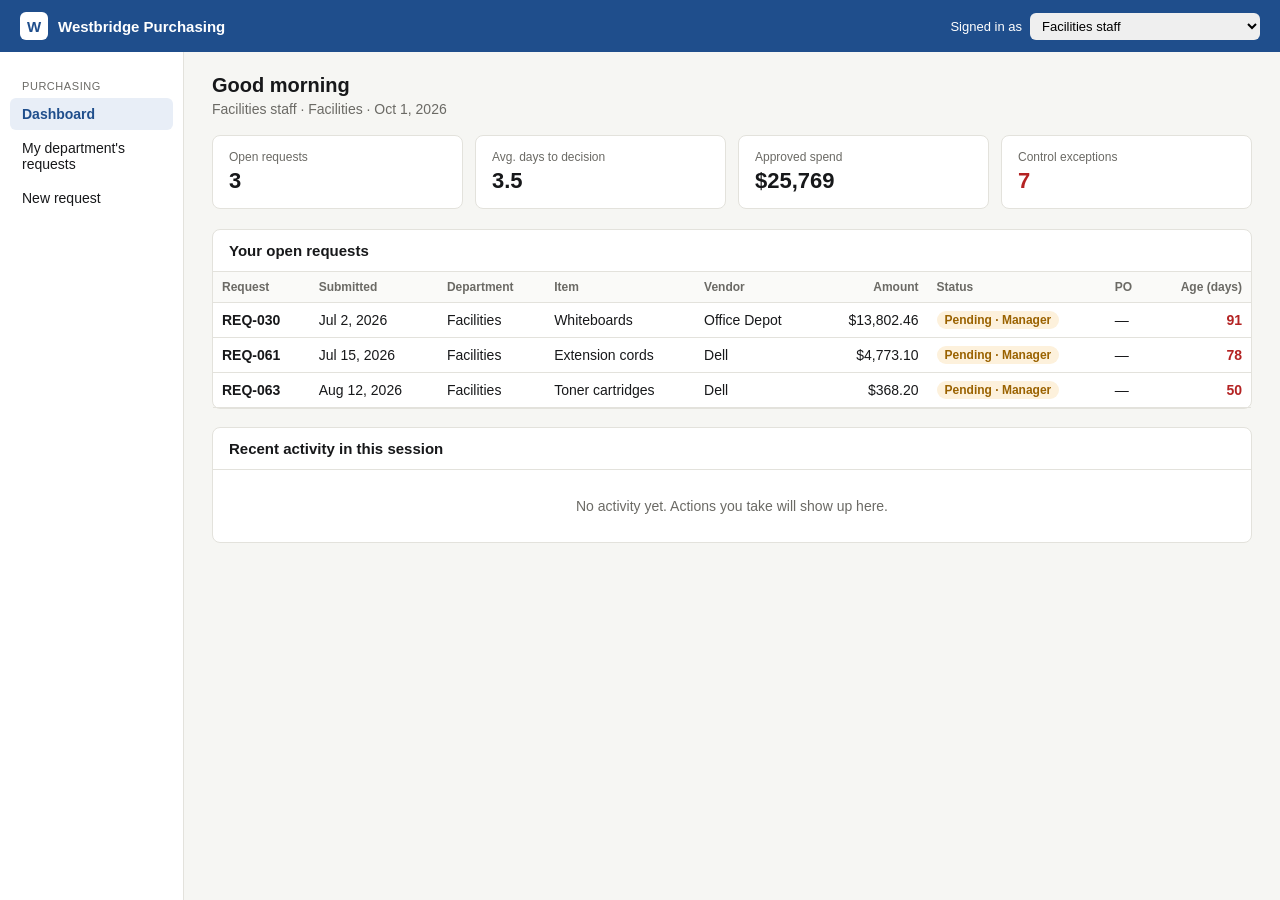
<file: app/index.html>
<!doctype html>
<html lang="en">
<head>
  <meta charset="utf-8">
  <meta name="viewport" content="width=device-width, initial-scale=1">
  <title>Westbridge Purchasing</title>
  <link rel="stylesheet" href="styles.css?v=8">
</head>
<body>
  <header class="topbar">
    <div class="brand"><span class="logo">W</span> Westbridge Purchasing</div>
    <label class="role">
      Signed in as
      <select id="role"></select>
    </label>
  </header>
  <div class="layout">
    <nav id="nav" class="sidebar"></nav>
    <main id="view" class="content"></main>
  </div>
  <div id="drawer" class="drawer" hidden></div>
  <div id="modal" class="modal-backdrop" hidden></div>
  <div id="toast" class="toast" hidden></div>
  <script src="data.js?v=8"></script>
  <script src="app.js?v=8"></script>
</body>
</html>
</file>
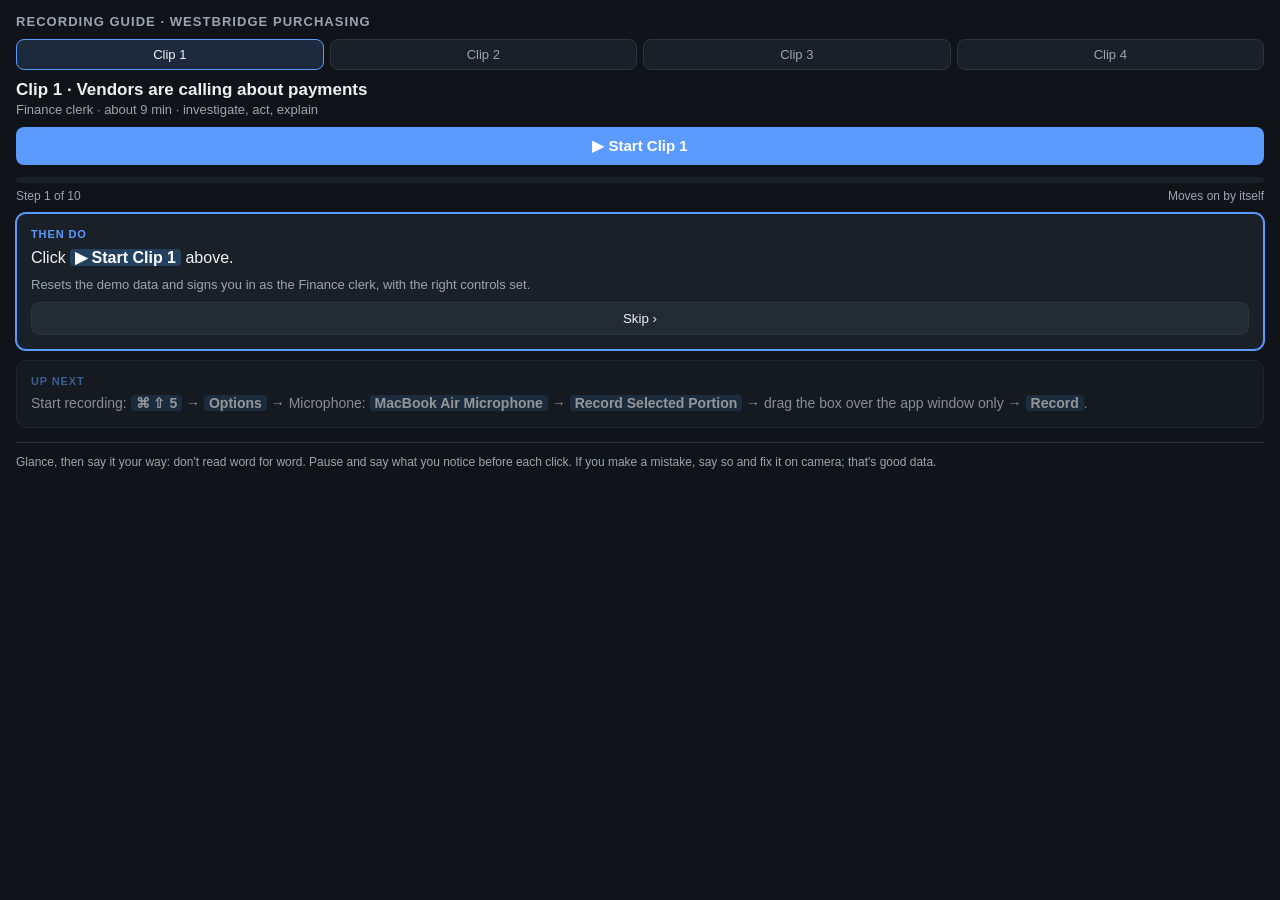
<file: app/guide.html>
<!doctype html>
<html lang="en">
<head>
  <meta charset="utf-8">
  <meta name="viewport" content="width=device-width, initial-scale=1">
  <title>Recording Guide</title>
  <style>
    :root {
      --bg: #101418; --panel: #1a2027; --line: #2b333c; --ink: #eef1f4; --muted: #9aa5b1;
      --brand: #5b9bff; --ok: #3ecf75; --warn: #f2b84b;
      font-family: -apple-system, BlinkMacSystemFont, "Segoe UI", Roboto, sans-serif; font-size: 15px; color: var(--ink);
    }
    * { box-sizing: border-box; }
    body { margin: 0; background: var(--bg); padding: 14px 16px 20px; }
    h1 { font-size: 13px; text-transform: uppercase; letter-spacing: .08em; color: var(--muted); margin: 0 0 10px; }
    .tabs { display: grid; grid-template-columns: repeat(4, 1fr); gap: 6px; margin-bottom: 10px; }
    .tabs button { background: var(--panel); color: var(--muted); border: 1px solid var(--line); border-radius: 8px; padding: 7px 4px; cursor: pointer; font-size: 13px; }
    .tabs button.on { color: var(--ink); border-color: var(--brand); background: #1d2a3d; }
    .clip-title { font-size: 17px; font-weight: 650; margin: 4px 0 2px; }
    .clip-sub { color: var(--muted); font-size: 13px; margin-bottom: 10px; }
    .start { width: 100%; padding: 10px; border-radius: 8px; border: 0; background: var(--brand); color: #fff; font-weight: 650; font-size: 15px; cursor: pointer; margin-bottom: 12px; }
    .progress { height: 6px; background: var(--panel); border-radius: 3px; overflow: hidden; margin-bottom: 6px; }
    .progress div { height: 100%; background: var(--ok); transition: width .3s; }
    .count { color: var(--muted); font-size: 12px; margin-bottom: 10px; display: flex; justify-content: space-between; }
    .card { background: var(--panel); border: 1px solid var(--line); border-radius: 10px; padding: 14px; margin-bottom: 10px; }
    .card.now { border-color: var(--brand); box-shadow: 0 0 0 1px var(--brand); }
    .label { font-size: 11px; text-transform: uppercase; letter-spacing: .08em; font-weight: 700; margin-bottom: 6px; }
    .label.say { color: var(--warn); }
    .label.do { color: var(--brand); }
    .do-text { font-size: 16px; line-height: 1.45; }
    .do-text b { color: #fff; background: #24405f; padding: 0 5px; border-radius: 4px; }
    ul { margin: 0; padding-left: 18px; }
    li { margin: 0 0 8px; line-height: 1.45; }
    .say-list li { font-size: 16px; }
    .why { color: var(--muted); font-size: 13px; margin-top: 8px; }
    .next { margin-top: 10px; display: flex; gap: 8px; }
    .next button { flex: 1; padding: 8px; border-radius: 8px; border: 1px solid var(--line); background: #222a33; color: var(--ink); cursor: pointer; }
    .next button.primary { background: var(--ok); color: #08130c; border: 0; font-weight: 700; }
    .done-card { border-color: var(--ok); }
    .muted { color: var(--muted); font-size: 13px; }
    .upnext { opacity: .55; }
    .tip { color: var(--muted); font-size: 12px; margin-top: 14px; line-height: 1.5; border-top: 1px solid var(--line); padding-top: 10px; }
    .flash { animation: flash .6s; }
    @keyframes flash { from { box-shadow: 0 0 0 3px var(--ok); } to { box-shadow: 0 0 0 1px var(--brand); } }
  </style>
</head>
<body>
  <h1>Recording guide · Westbridge Purchasing</h1>
  <div class="tabs" id="tabs"></div>
  <div id="main"></div>
  <script src="guide.js?v=1"></script>
</body>
</html>
</file>
<file: app/styles.css>
:root {
  --bg: #f6f6f3;
  --surface: #ffffff;
  --ink: #17181a;
  --muted: #6b6a65;
  --line: #e3e2dc;
  --brand: #1f4e8c;
  --brand-soft: #e8eef7;
  --ok: #1d7a3a;
  --ok-soft: #e4f3e8;
  --warn: #9a6200;
  --warn-soft: #fdf1dc;
  --bad: #b42323;
  --bad-soft: #fbe5e5;
  --radius: 8px;
  font-family: -apple-system, BlinkMacSystemFont, "Segoe UI", Roboto, sans-serif;
  font-size: 14px;
  color: var(--ink);
}
* { box-sizing: border-box; }
[hidden] { display: none !important; }
body { margin: 0; background: var(--bg); }
button, input, select, textarea { font: inherit; }

.topbar {
  height: 52px; display: flex; align-items: center; justify-content: space-between;
  padding: 0 20px; background: var(--brand); color: #fff;
}
.brand { font-weight: 600; font-size: 15px; display: flex; align-items: center; gap: 10px; }
.logo {
  width: 28px; height: 28px; border-radius: 6px; background: #fff; color: var(--brand);
  display: grid; place-items: center; font-weight: 800;
}
.role { font-size: 13px; display: flex; align-items: center; gap: 8px; }
.role select { padding: 5px 8px; border-radius: 6px; border: 0; min-width: 230px; }

.layout { display: flex; min-height: calc(100vh - 52px); }
.sidebar { width: 184px; flex-shrink: 0; background: var(--surface); border-right: 1px solid var(--line); padding: 14px 10px; }
.sidebar a {
  display: flex; justify-content: space-between; align-items: center;
  padding: 8px 12px; border-radius: 6px; color: var(--ink); text-decoration: none; margin-bottom: 2px;
}
.sidebar a:hover { background: var(--bg); }
.sidebar a.active { background: var(--brand-soft); color: var(--brand); font-weight: 600; }
.sidebar .count { background: var(--bad); color: #fff; border-radius: 10px; padding: 0 7px; font-size: 12px; }
.sidebar .section { color: var(--muted); font-size: 11px; text-transform: uppercase; letter-spacing: .05em; margin: 14px 12px 6px; }

.content { flex: 1; padding: 22px 28px; max-width: 1480px; min-width: 0; }
a { color: var(--brand); }
h1 { font-size: 20px; margin: 0 0 4px; }
.sub { color: var(--muted); margin: 0 0 18px; }

.cards { display: grid; grid-template-columns: repeat(4, 1fr); gap: 12px; margin-bottom: 20px; }
.card { background: var(--surface); border: 1px solid var(--line); border-radius: var(--radius); padding: 14px 16px; }
.card .label { color: var(--muted); font-size: 12px; }
.card .value { font-size: 22px; font-weight: 650; margin-top: 4px; }
.card.alert .value { color: var(--bad); }

.panel { background: var(--surface); border: 1px solid var(--line); border-radius: var(--radius); margin-bottom: 18px; }
.panel-head { display: flex; align-items: center; justify-content: space-between; padding: 12px 16px; border-bottom: 1px solid var(--line); gap: 10px; flex-wrap: wrap; }
.panel-head h2 { font-size: 15px; margin: 0; }
.panel-body { padding: 16px; }

.toolbar { display: flex; gap: 8px; flex-wrap: wrap; }
.toolbar input, .toolbar select { padding: 6px 9px; border: 1px solid var(--line); border-radius: 6px; background: #fff; }

table { width: 100%; border-collapse: collapse; }
th, td { text-align: left; padding: 8px 9px; border-bottom: 1px solid var(--line); white-space: nowrap; }
th { font-size: 12px; color: var(--muted); font-weight: 600; cursor: pointer; user-select: none; background: #fafaf8; }
th.num, td.num { text-align: right; font-variant-numeric: tabular-nums; }
tbody tr:hover { background: #fafaf8; }
tbody tr.clickable { cursor: pointer; }
.empty { padding: 28px; text-align: center; color: var(--muted); }

.pill { display: inline-block; padding: 2px 8px; border-radius: 10px; font-size: 12px; font-weight: 600; }
.pill.ok { background: var(--ok-soft); color: var(--ok); }
.pill.warn { background: var(--warn-soft); color: var(--warn); }
.pill.bad { background: var(--bad-soft); color: var(--bad); }
.pill.info { background: var(--brand-soft); color: var(--brand); }
.pill.muted { background: var(--bg); color: var(--muted); }

.btn { padding: 7px 14px; border-radius: 6px; border: 1px solid var(--line); background: #fff; cursor: pointer; }
.btn:hover { background: var(--bg); }
.btn.primary { background: var(--brand); border-color: var(--brand); color: #fff; }
.btn.primary:hover { filter: brightness(1.1); }
.btn.danger { color: var(--bad); border-color: #f0c4c4; }
.btn.ok { color: var(--ok); border-color: #bfe0c8; }
.btn.small { padding: 3px 10px; font-size: 12px; }
.btn:disabled { opacity: .5; cursor: not-allowed; }

.form { display: grid; grid-template-columns: 1fr 1fr; gap: 14px 18px; max-width: 760px; }
.form .full { grid-column: 1 / -1; }
.field label { display: block; font-size: 12px; font-weight: 600; margin-bottom: 5px; }
.field input, .field select, .field textarea { width: 100%; padding: 8px 10px; border: 1px solid var(--line); border-radius: 6px; background: #fff; }
.field .hint { color: var(--muted); font-size: 12px; margin-top: 4px; }
.field.error input, .field.error select { border-color: var(--bad); }
.field .err { color: var(--bad); font-size: 12px; margin-top: 4px; }

.banner { padding: 10px 14px; border-radius: 6px; margin-bottom: 14px; }
.banner.warn { background: var(--warn-soft); color: var(--warn); }
.banner.bad { background: var(--bad-soft); color: var(--bad); }
.banner.info { background: var(--brand-soft); color: var(--brand); }

.drawer {
  position: fixed; top: 0; right: 0; bottom: 0; width: 460px; background: var(--surface);
  border-left: 1px solid var(--line); box-shadow: -8px 0 24px rgba(0,0,0,.08); padding: 20px 22px; overflow-y: auto; z-index: 20;
}
.drawer h2 { margin: 0 0 4px; font-size: 18px; }
.drawer .close { position: absolute; top: 14px; right: 16px; }
.kv { display: grid; grid-template-columns: 130px 1fr; gap: 6px 10px; margin: 16px 0; }
.kv dt { color: var(--muted); }
.kv dd { margin: 0; }
.timeline { list-style: none; padding: 0; margin: 8px 0 16px; border-left: 2px solid var(--line); }
.timeline li { padding: 0 0 12px 14px; position: relative; }
.timeline li::before { content: ""; position: absolute; left: -6px; top: 4px; width: 10px; height: 10px; border-radius: 50%; background: var(--brand); }
.timeline .when { color: var(--muted); font-size: 12px; }
.actions { display: flex; gap: 8px; flex-wrap: wrap; margin-top: 10px; }

.modal-backdrop { position: fixed; inset: 0; background: rgba(20,20,20,.35); display: grid; place-items: center; z-index: 30; }
.modal { background: var(--surface); border-radius: 10px; padding: 20px 22px; width: 440px; box-shadow: 0 12px 40px rgba(0,0,0,.2); }
.modal h3 { margin: 0 0 8px; }
.modal textarea { width: 100%; min-height: 70px; margin-top: 8px; padding: 8px; border: 1px solid var(--line); border-radius: 6px; }

.toast { position: fixed; bottom: 22px; left: 50%; transform: translateX(-50%); background: var(--ink); color: #fff; padding: 10px 18px; border-radius: 8px; z-index: 40; }

.switch-row { display: flex; justify-content: space-between; align-items: center; padding: 14px 0; border-bottom: 1px solid var(--line); gap: 20px; }
.switch-row:last-child { border-bottom: 0; }
.switch-row .desc { color: var(--muted); font-size: 13px; margin-top: 2px; }
.toggle { width: 42px; height: 24px; border-radius: 12px; background: #cfcfca; position: relative; cursor: pointer; border: 0; flex-shrink: 0; }
.toggle::after { content: ""; position: absolute; top: 3px; left: 3px; width: 18px; height: 18px; border-radius: 50%; background: #fff; transition: left .15s; }
.toggle.on { background: var(--ok); }
.toggle.on::after { left: 21px; }

.diff { color: var(--bad); font-weight: 600; }
.sub2 { color: var(--muted); font-size: 12px; margin-top: 2px; font-weight: 400; }
td .pill + .sub2 { display: inline; margin-left: 4px; }
</file>
